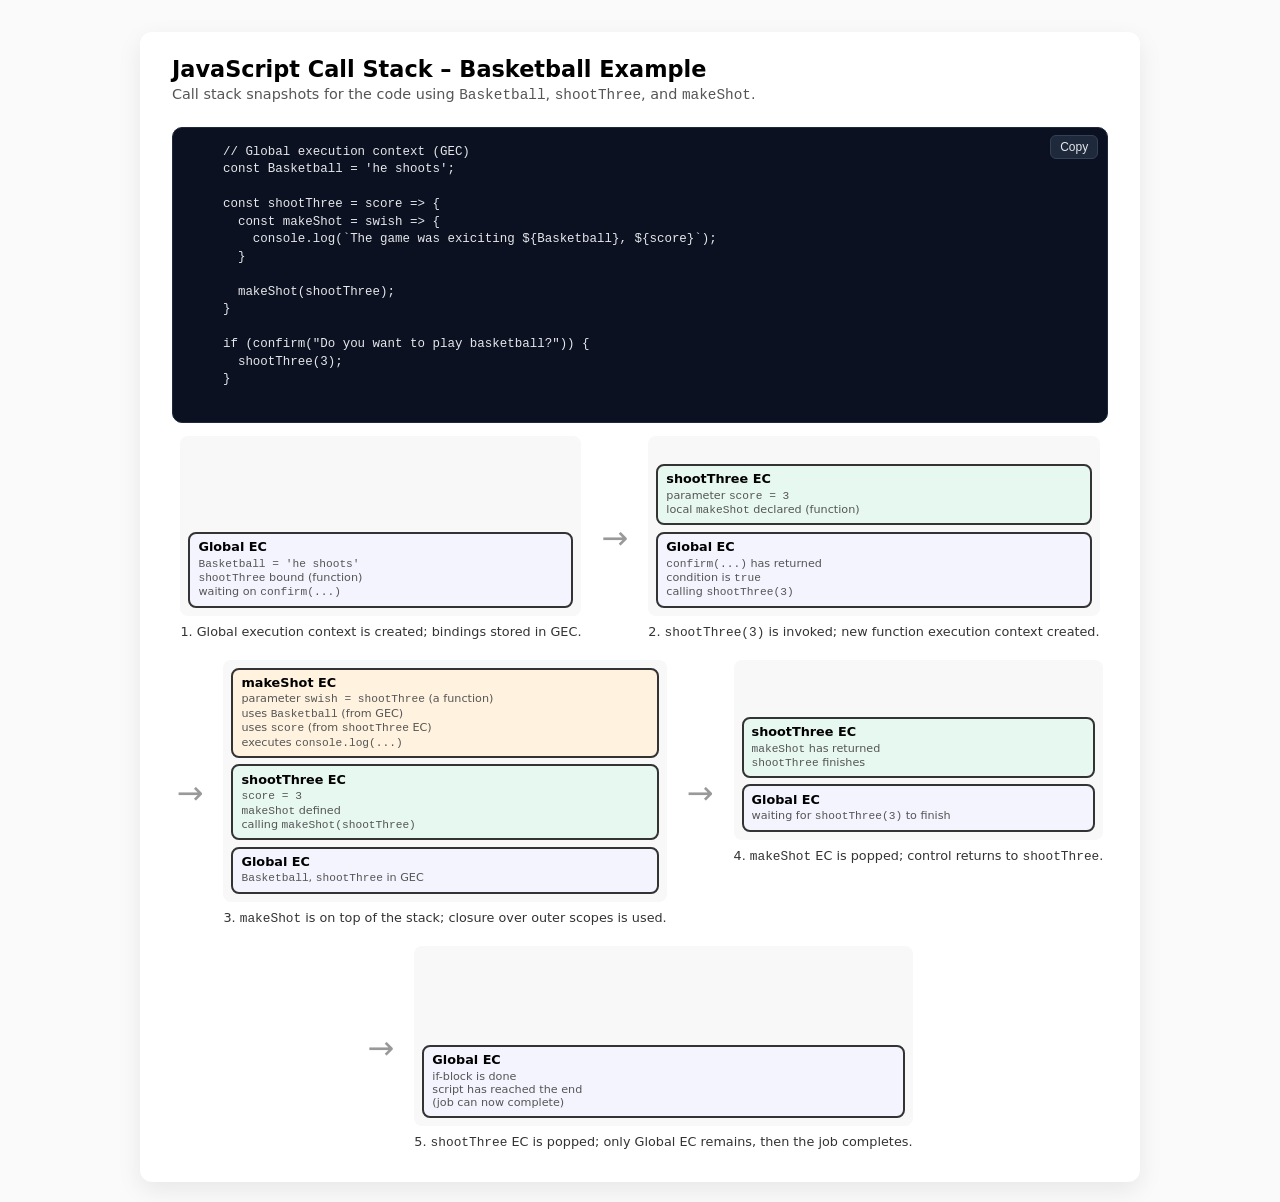
<file: index.html>
<!DOCTYPE html>
<html lang="en">
<head>
  <meta charset="UTF-8" />
  <title>JS Call Stack Diagram – Basketball Example</title>
  <link rel="stylesheet" href="assets/style.css">
  <body>
  <div class="stack-diagram">
    <h2>JavaScript Call Stack – Basketball Example</h2>
    <p class="subtitle">
      Call stack snapshots for the code using <code>Basketball</code>, <code>shootThree</code>, and <code>makeShot</code>.
    </p>

    <div class="code-block-wrapper">
  <button class="copy-btn" onclick="copyCode(this)">Copy</button>
  <pre class="code-block">
    // Global execution context (GEC)
    const Basketball = 'he shoots';

    const shootThree = score => {
      const makeShot = swish => {
        console.log(`The game was exiciting ${Basketball}, ${score}`);
      }

      makeShot(shootThree);
    }

    if (confirm("Do you want to play basketball?")) {
      shootThree(3);
    }
  </pre>
</div>

    <div class="steps">
      <!-- Step 1 -->
      <div class="step">
        <div class="stack">
          <div class="frame global">
            <div class="frame-title">Global EC</div>
            <small>
              <code>Basketball = 'he shoots'</code><br />
              <code>shootThree</code> bound (function)<br />
              waiting on <code>confirm(...)</code>
            </small>
          </div>
        </div>
        <div class="caption">
          1. Global execution context is created; bindings stored in GEC.
        </div>
      </div>

      <div class="arrow-step">→</div>

      <!-- Step 2 -->
      <div class="step">
        <div class="stack">
          <div class="frame global">
            <div class="frame-title">Global EC</div>
            <small>
              <code>confirm(...)</code> has returned<br />
              condition is <code>true</code><br />
              calling <code>shootThree(3)</code>
            </small>
          </div>
          <div class="frame shootThree">
            <div class="frame-title">shootThree EC</div>
            <small>
              parameter <code>score = 3</code><br />
              local <code>makeShot</code> declared (function)
            </small>
          </div>
        </div>
        <div class="caption">
          2. <code>shootThree(3)</code> is invoked; new function execution context created.
        </div>
      </div>

      <div class="arrow-step">→</div>

      <!-- Step 3 -->
      <div class="step">
        <div class="stack">
          <div class="frame global">
            <div class="frame-title">Global EC</div>
            <small>
              <code>Basketball</code>, <code>shootThree</code> in GEC
            </small>
          </div>
          <div class="frame shootThree">
            <div class="frame-title">shootThree EC</div>
            <small>
              <code>score = 3</code><br />
              <code>makeShot</code> defined<br />
              calling <code>makeShot(shootThree)</code>
            </small>
          </div>
          <div class="frame makeShot">
            <div class="frame-title">makeShot EC</div>
            <small>
              parameter <code>swish = shootThree</code> (a function)<br />
              uses <code>Basketball</code> (from GEC)<br />
              uses <code>score</code> (from <code>shootThree</code> EC)<br />
              executes <code>console.log(...)</code>
            </small>
          </div>
        </div>
        <div class="caption">
          3. <code>makeShot</code> is on top of the stack; closure over outer scopes is used.
        </div>
      </div>

      <div class="arrow-step">→</div>

      <!-- Step 4 -->
      <div class="step">
        <div class="stack">
          <div class="frame global">
            <div class="frame-title">Global EC</div>
            <small>
              waiting for <code>shootThree(3)</code> to finish
            </small>
          </div>
          <div class="frame shootThree">
            <div class="frame-title">shootThree EC</div>
            <small>
              <code>makeShot</code> has returned<br />
              <code>shootThree</code> finishes
            </small>
          </div>
        </div>
        <div class="caption">
          4. <code>makeShot</code> EC is popped; control returns to <code>shootThree</code>.
        </div>
      </div>

      <div class="arrow-step">→</div>

      <!-- Step 5 -->
      <div class="step">
        <div class="stack">
          <div class="frame global">
            <div class="frame-title">Global EC</div>
            <small>
              if-block is done<br />
              script has reached the end<br />
              (job can now complete)
            </small>
          </div>
        </div>
        <div class="caption">
          5. <code>shootThree</code> EC is popped; only Global EC remains, then the job completes.
        </div>
      </div>
    </div>
  </div>
</body>
</html>
</file>
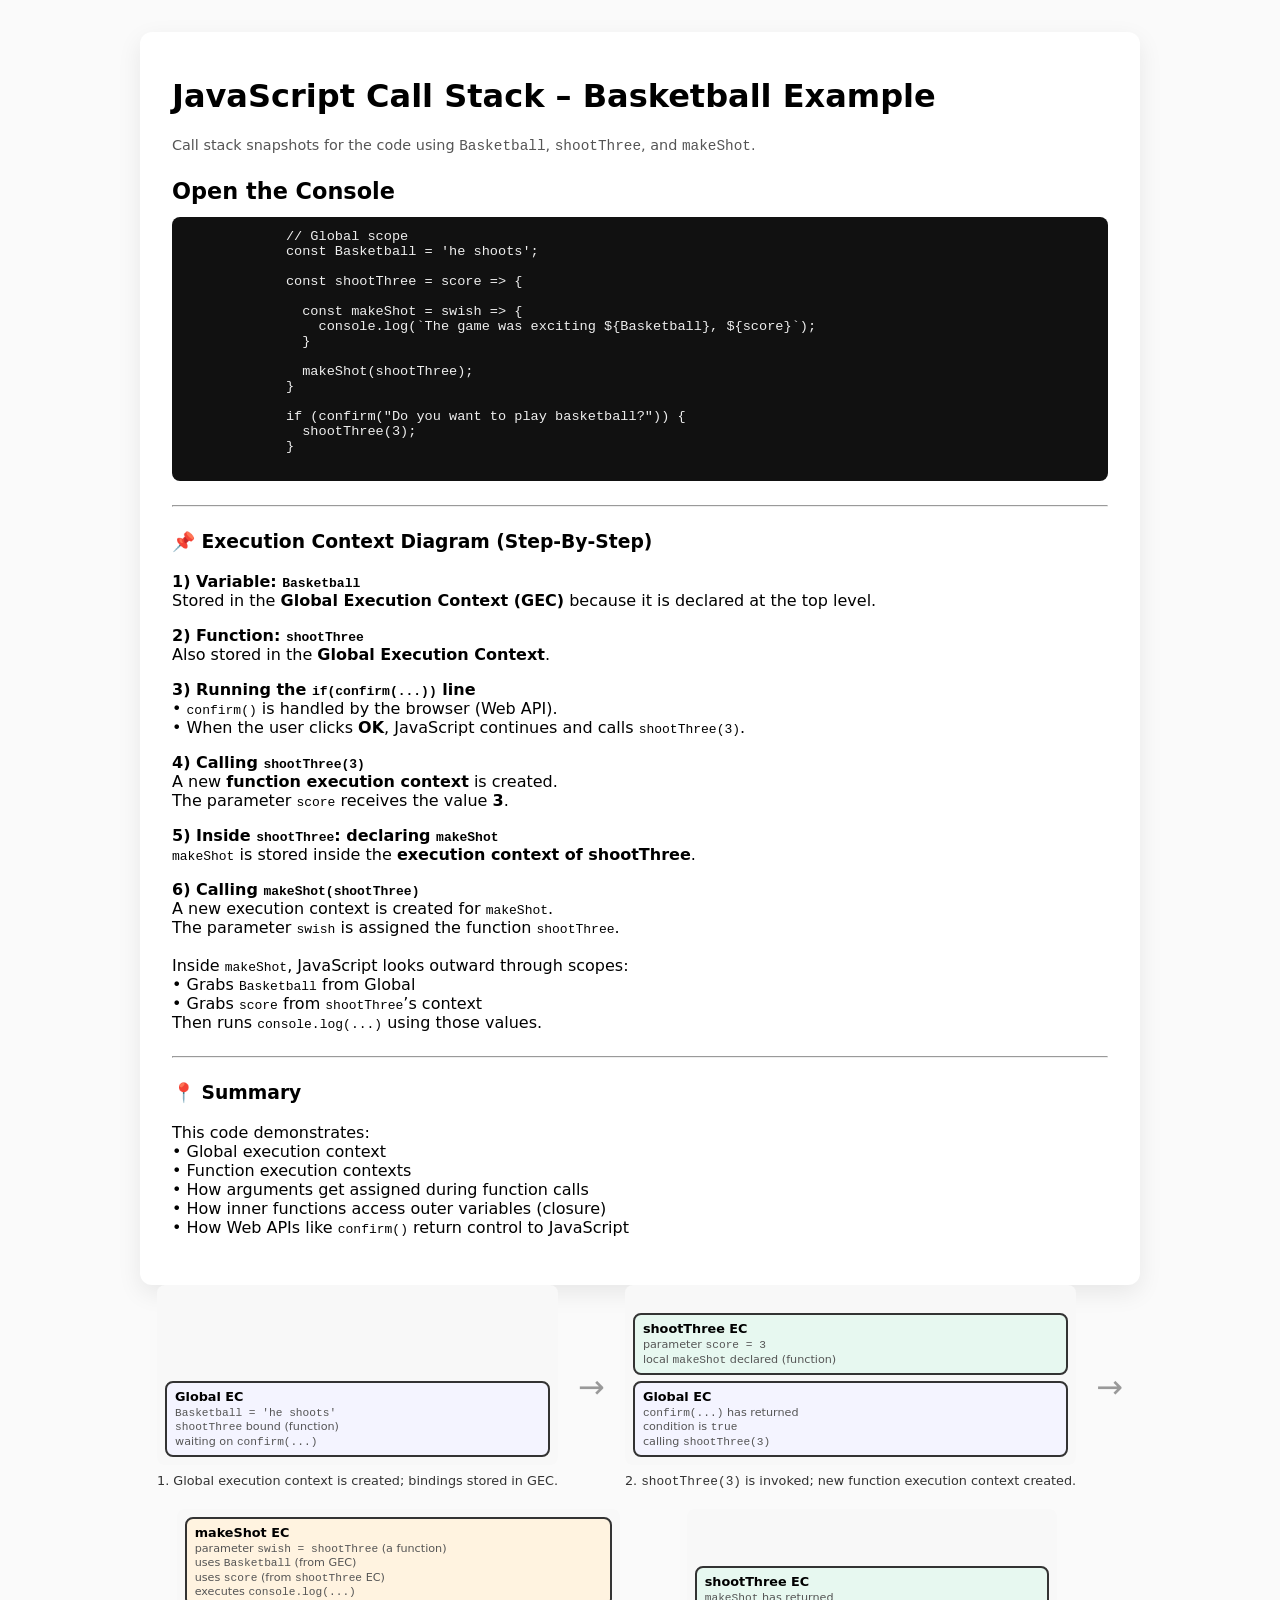
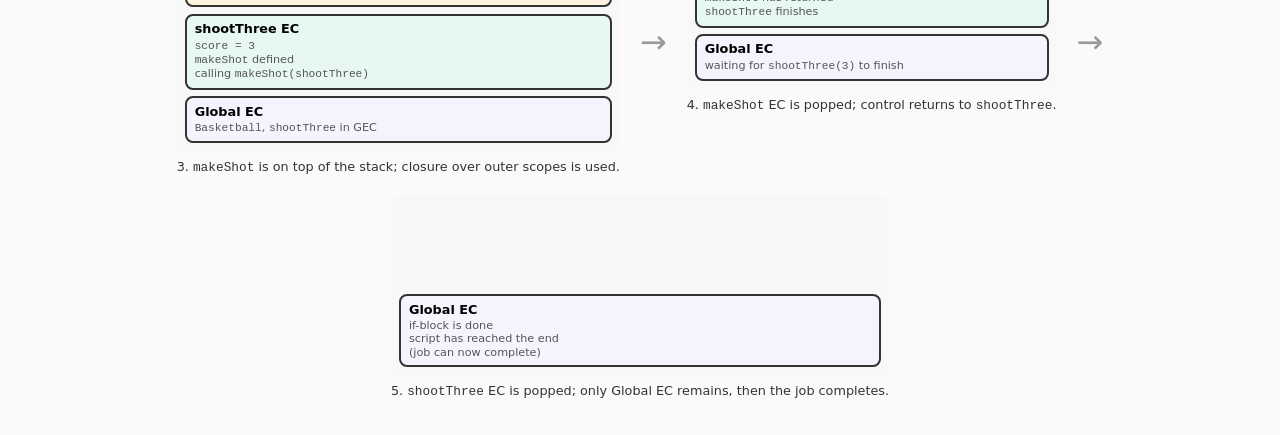
<file: call-stack-basketball.html>
<!DOCTYPE html>
<html lang="en">
  <head>
    <meta charset="UTF-8" />
    <meta name="viewport" content="width=device-width, initial-scale=1.0" />
    <title>Thread of Execution JS Call Stack Diagram - Basketball Example</title>
    <link rel="stylesheet" href="assets/style.css"></link>
  </head>
  
  <body>
      <div class="stack-diagram">
        <h1>JavaScript Call Stack – Basketball Example</h1>
        <p class="subtitle">
          Call stack snapshots for the code using <code>Basketball</code>, <code>shootThree</code>, and <code>makeShot</code>.
        </p>
        <h2>Open the Console</h2>

        <!-- Optional: show the code snippet above the diagram -->
        <pre style="
        font-size: 0.75rem;
         background:#111; 
         color:#eee; 
         padding:0.75rem 1rem; 
         border-radius:8px; 
         overflow:auto;
         font-size: 0.85rem;">
            // Global scope
            const Basketball = 'he shoots';

            const shootThree = score => {

              const makeShot = swish => {
                console.log(`The game was exciting ${Basketball}, ${score}`);
              }

              makeShot(shootThree);
            }

            if (confirm("Do you want to play basketball?")) {
              shootThree(3);
            }
        </pre>

        <hr style="margin:1.5rem 0;">

        <h3>📌 Execution Context Diagram (Step-By-Step)</h3>

        <div style="margin-bottom:1rem;">
          <strong>1) Variable: <code>Basketball</code></strong><br>
          Stored in the <strong>Global Execution Context (GEC)</strong> because it is declared at the top level.
        </div>

        <div style="margin-bottom:1rem;">
          <strong>2) Function: <code>shootThree</code></strong><br>
          Also stored in the <strong>Global Execution Context</strong>.
        </div>

        <div style="margin-bottom:1rem;">
          <strong>3) Running the <code>if(confirm(...))</code> line</strong><br>
          • <code>confirm()</code> is handled by the browser (Web API).<br>
          • When the user clicks <strong>OK</strong>, JavaScript continues and calls <code>shootThree(3)</code>.
        </div>

        <div style="margin-bottom:1rem;">
          <strong>4) Calling <code>shootThree(3)</code></strong><br>
          A new <strong>function execution context</strong> is created.<br>
          The parameter <code>score</code> receives the value <strong>3</strong>.
        </div>

        <div style="margin-bottom:1rem;">
          <strong>5) Inside <code>shootThree</code>: declaring <code>makeShot</code></strong><br>
          <code>makeShot</code> is stored inside the <strong>execution context of shootThree</strong>.
        </div>

        <div style="margin-bottom:1rem;">
         <strong>6) Calling <code>makeShot(shootThree)</code></strong><br>
          A new execution context is created for <code>makeShot</code>.<br>
          The parameter <code>swish</code> is assigned the function <code>shootThree</code>.<br>
        <br>
          Inside <code>makeShot</code>, JavaScript looks outward through scopes:<br>
          • Grabs <code>Basketball</code> from Global<br>
          • Grabs <code>score</code> from <code>shootThree</code>’s context<br>
          Then runs <code>console.log(...)</code> using those values.
        </div>

         <hr style="margin:1.5rem 0;">

        <h3>📍 Summary</h3>
        <p>
          This code demonstrates:<br>
          • Global execution context<br>
          • Function execution contexts<br>
          • How arguments get assigned during function calls<br>
          • How inner functions access outer variables (closure)<br>
          • How Web APIs like <code>confirm()</code> return control to JavaScript
        </p>
      </div>

        <div class="steps">
        <!-- Step 1 -->
        <div class="step">
          <div class="stack">
            <div class="frame global">
              <div class="frame-title">Global EC</div>
              <small>
                <code>Basketball = 'he shoots'</code><br />
                <code>shootThree</code> bound (function)<br />
                waiting on <code>confirm(...)</code>
              </small>
            </div>
          </div>
          <div class="caption">
            1. Global execution context is created; bindings stored in GEC.
          </div>
        </div>

        <div class="arrow-step">→</div>

        <!-- Step 2 -->
         <div class="step">
           <div class="stack">
             <div class="frame global">
              <div class="frame-title">Global EC</div>
              <small>
                <code>confirm(...)</code> has returned<br />
                 condition is <code>true</code><br />
                 calling <code>shootThree(3)</code>
              </small>
              </div>
            <div class="frame shootThree">
              <div class="frame-title">shootThree EC</div>
                <small>
                  parameter <code>score = 3</code><br />
                  local <code>makeShot</code> declared (function)
                </small>
              </div>
            </div>
            <div class="caption">
              2. <code>shootThree(3)</code> is invoked; new function execution context created.
            </div>
          </div>

      <div class="arrow-step">→</div>

      <!-- Step 3 -->
      <div class="step">
        <div class="stack">
          <div class="frame global">
            <div class="frame-title">Global EC</div>
            <small>
              <code>Basketball</code>, <code>shootThree</code> in GEC
            </small>
          </div>
          <div class="frame shootThree">
            <div class="frame-title">shootThree EC</div>
            <small>
              <code>score = 3</code><br />
              <code>makeShot</code> defined<br />
              calling <code>makeShot(shootThree)</code>
            </small>
          </div>
          <div class="frame makeShot">
            <div class="frame-title">makeShot EC</div>
            <small>
              parameter <code>swish = shootThree</code> (a function)<br />
              uses <code>Basketball</code> (from GEC)<br />
              uses <code>score</code> (from <code>shootThree</code> EC)<br />
              executes <code>console.log(...)</code>
            </small>
          </div>
        </div>
        <div class="caption">
          3. <code>makeShot</code> is on top of the stack; closure over outer scopes is used.
        </div>
      </div>

      <div class="arrow-step">→</div>

       <!-- Step 4 -->
      <div class="step">
        <div class="stack">
          <div class="frame global">
            <div class="frame-title">Global EC</div>
            <small>
              waiting for <code>shootThree(3)</code> to finish
            </small>
          </div>
          <div class="frame shootThree">
            <div class="frame-title">shootThree EC</div>
            <small>
              <code>makeShot</code> has returned<br />
              <code>shootThree</code> finishes
            </small>
          </div>
        </div>
        <div class="caption">
          4. <code>makeShot</code> EC is popped; control returns to <code>shootThree</code>.
        </div>
      </div>

      <div class="arrow-step">→</div>

      <!-- Step 5 -->
      <div class="step">
        <div class="stack">
          <div class="frame global">
            <div class="frame-title">Global EC</div>
            <small>
              if-block is done<br />
              script has reached the end<br />
              (job can now complete)
            </small>
          </div>
        </div>
        <div class="caption">
          5. <code>shootThree</code> EC is popped; only Global EC remains, then the job completes.
        </div>
      </div>
    </div>
  </div>

  <script src="./assets/js/script.js"></script>
</body>
</html>
</file>
<file: assets/style.css>
:root {
      --frame-border: #333;
      --global-bg: #f4f4ff;
      --shoot-bg: #e7f8f0;
      --make-bg: #fff3e0;
      --text-muted: #555;
    }

    body {
      font-family: system-ui, -apple-system, BlinkMacSystemFont, "Segoe UI", sans-serif;
      background: #fafafa;
      margin: 0;
      padding: 2rem;
    }

    .stack-diagram {
      max-width: 1000px;
      margin: 0 auto;
      background: #ffffff;
      border-radius: 12px;
      box-shadow: 0 8px 24px rgba(0,0,0,0.08);
      padding: 1.5rem 2rem 2rem;
      box-sizing: border-box;
    }

    .stack-diagram h2 {
      margin-top: 0;
      margin-bottom: 0.25rem;
      font-size: 1.4rem;
    }

    .stack-diagram p.subtitle {
      margin-top: 0;
      margin-bottom: 1.5rem;
      font-size: 0.9rem;
      color: var(--text-muted);
    }

    .steps {
      display: flex;
      align-items: flex-start;
      gap: 1.25rem;
      flex-wrap: wrap;
      justify-content: center;
    }

    .step {
      min-width: 140px;
      flex: 0 0 auto;
      text-align: center;
    }

    .stack {
      display: flex;
      flex-direction: column-reverse; /* bottom of stack at bottom visually */
      align-items: stretch;
      gap: 0.4rem;
      min-height: 180px;
      padding: 0.5rem;
      border-radius: 8px;
      background: #f8f8f8;
      box-sizing: border-box;
    }

    .frame {
      border: 2px solid var(--frame-border);
      border-radius: 8px;
      padding: 0.35rem 0.5rem;
      font-size: 0.8rem;
      text-align: left;
      background: white;
      box-sizing: border-box;
    }

    .frame.global {
      background: var(--global-bg);
    }

    .frame.shootThree {
      background: var(--shoot-bg);
    }

    .frame.makeShot {
      background: var(--make-bg);
    }

    .frame-title {
      font-weight: 600;
      margin-bottom: 0.15rem;
    }

    .frame small {
      display: block;
      font-size: 0.7rem;
      color: var(--text-muted);
      line-height: 1.2;
    }

    .caption {
      margin-top: 0.5rem;
      font-size: 0.8rem;
      color: #333;
    }

    .arrow-step {
      flex: 0 0 auto;
      align-self: center;
      font-size: 2rem;
      line-height: 1;
      color: #999;
    }


    /* Code block wrapper */
.code-block-wrapper {
  position: relative;
  width: 100%;
}

/* Code area */
pre.code-block {
  background: #0b1120;
  color: #e5e7eb;
  padding: 1rem 1.25rem;
  border-radius: 10px;
  font-size: 0.78rem;
  overflow-x: auto;
  line-height: 1.4;
  white-space: pre;
  border: 1px solid #1e293b;
}

/* Copy button styling */
.copy-btn {
  position: absolute;
  top: 8px;
  right: 10px;
  background: #1e293b;
  color: #e5e7eb;
  border: 1px solid #334155;
  border-radius: 6px;
  font-size: 0.75rem;
  padding: 0.25rem 0.55rem;
  cursor: pointer;
  transition: background 0.2s ease, opacity 0.2s ease;
}

.copy-btn:hover {
  background: #334155;
}

.copy-btn:active {
  transform: translateY(1px);
}

/* Copied state */
.copy-btn.copied {
  background: #16a34a !important;
  border-color: #15803d !important;
  color: white !important;
}

    @media (max-width: 800px) {
      .steps {
        gap: 0.75rem;
      }
      .step {
        min-width: 120px;
      }
    }
</file>
